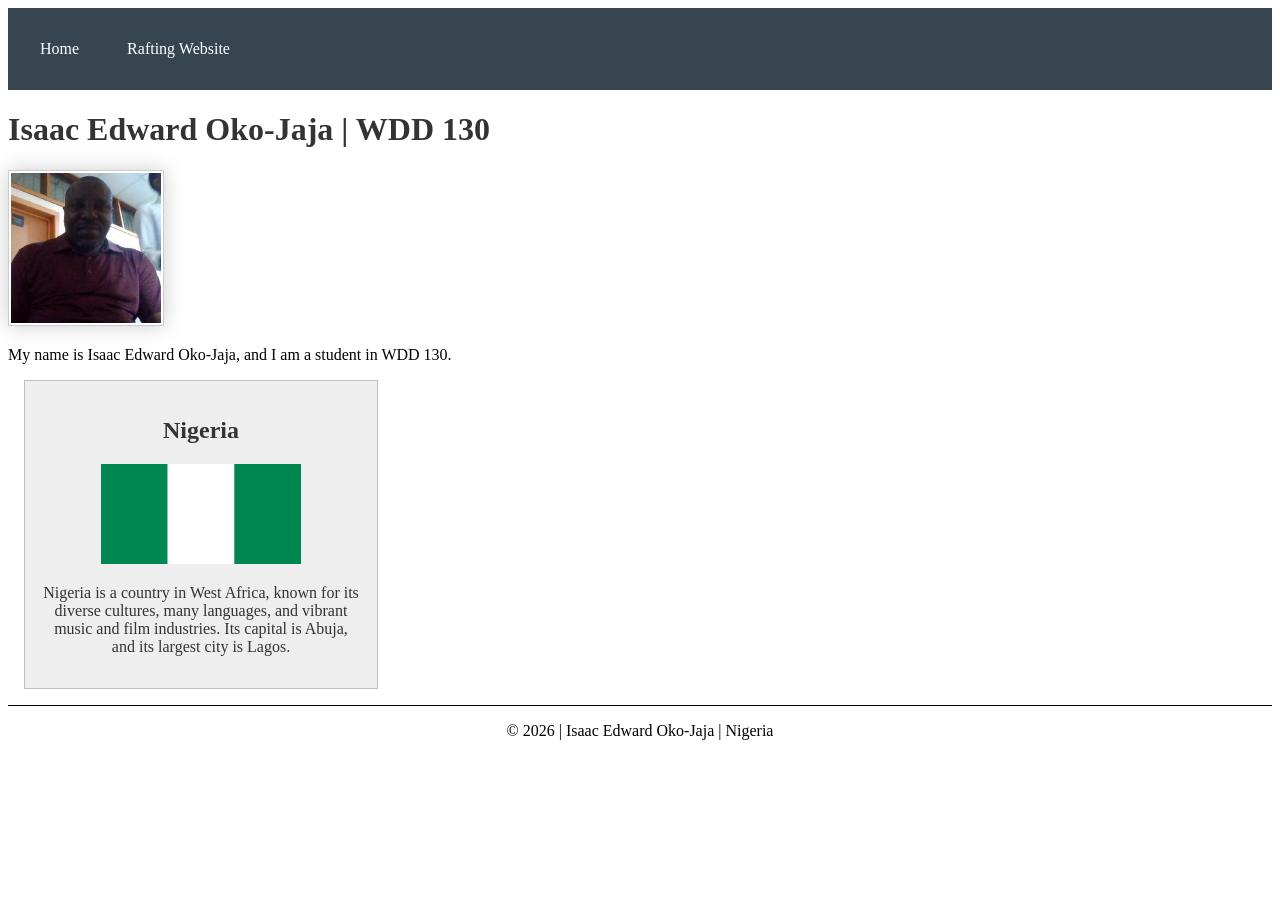
<file: index.html>
<!doctype html>
<html lang="en">
<head>
  <meta charset="utf-8">
  <meta name="viewport" content="width=device-width, initial-scale=1">
  <title>Isaac Edward Oko-Jaja | WDD 130
  </title>
  <meta name="description" content="Isaac Edward Oko-Jaja's WDD 130 home page, introducing me and my web development coursework.">
  <meta name="author" content="Isaac Edward Oko-Jaja">
  <link rel="stylesheet" href="styles/styles.css">
</head>
<body>
  <header>
    <nav>
      <a href="#">Home</a>
      <a href="wwr/">Rafting Website</a>
    </nav>
  </header>
  <main>
    <h1>Isaac Edward Oko-Jaja | WDD 130</h1>
    <img src="images/profile.jpg" alt="Photo of Isaac Edward Oko-Jaja" width="200">
    <p>My name is Isaac Edward Oko-Jaja, and I am a student in WDD 130.</p>
  </main>
  <aside>
    <h2>Nigeria</h2>
    <img src="images/nigeria-flag.svg" alt="Green, white, and green Nigerian flag">
    <p>Nigeria is a country in West Africa, known for its diverse cultures, many languages, and vibrant music and film industries. Its capital is Abuja, and its largest city is Lagos.</p>
  </aside>
  <footer>
    <p>&copy; 2026 | Isaac Edward Oko-Jaja | Nigeria</p>
  </footer>
</body>
</html>
</file>
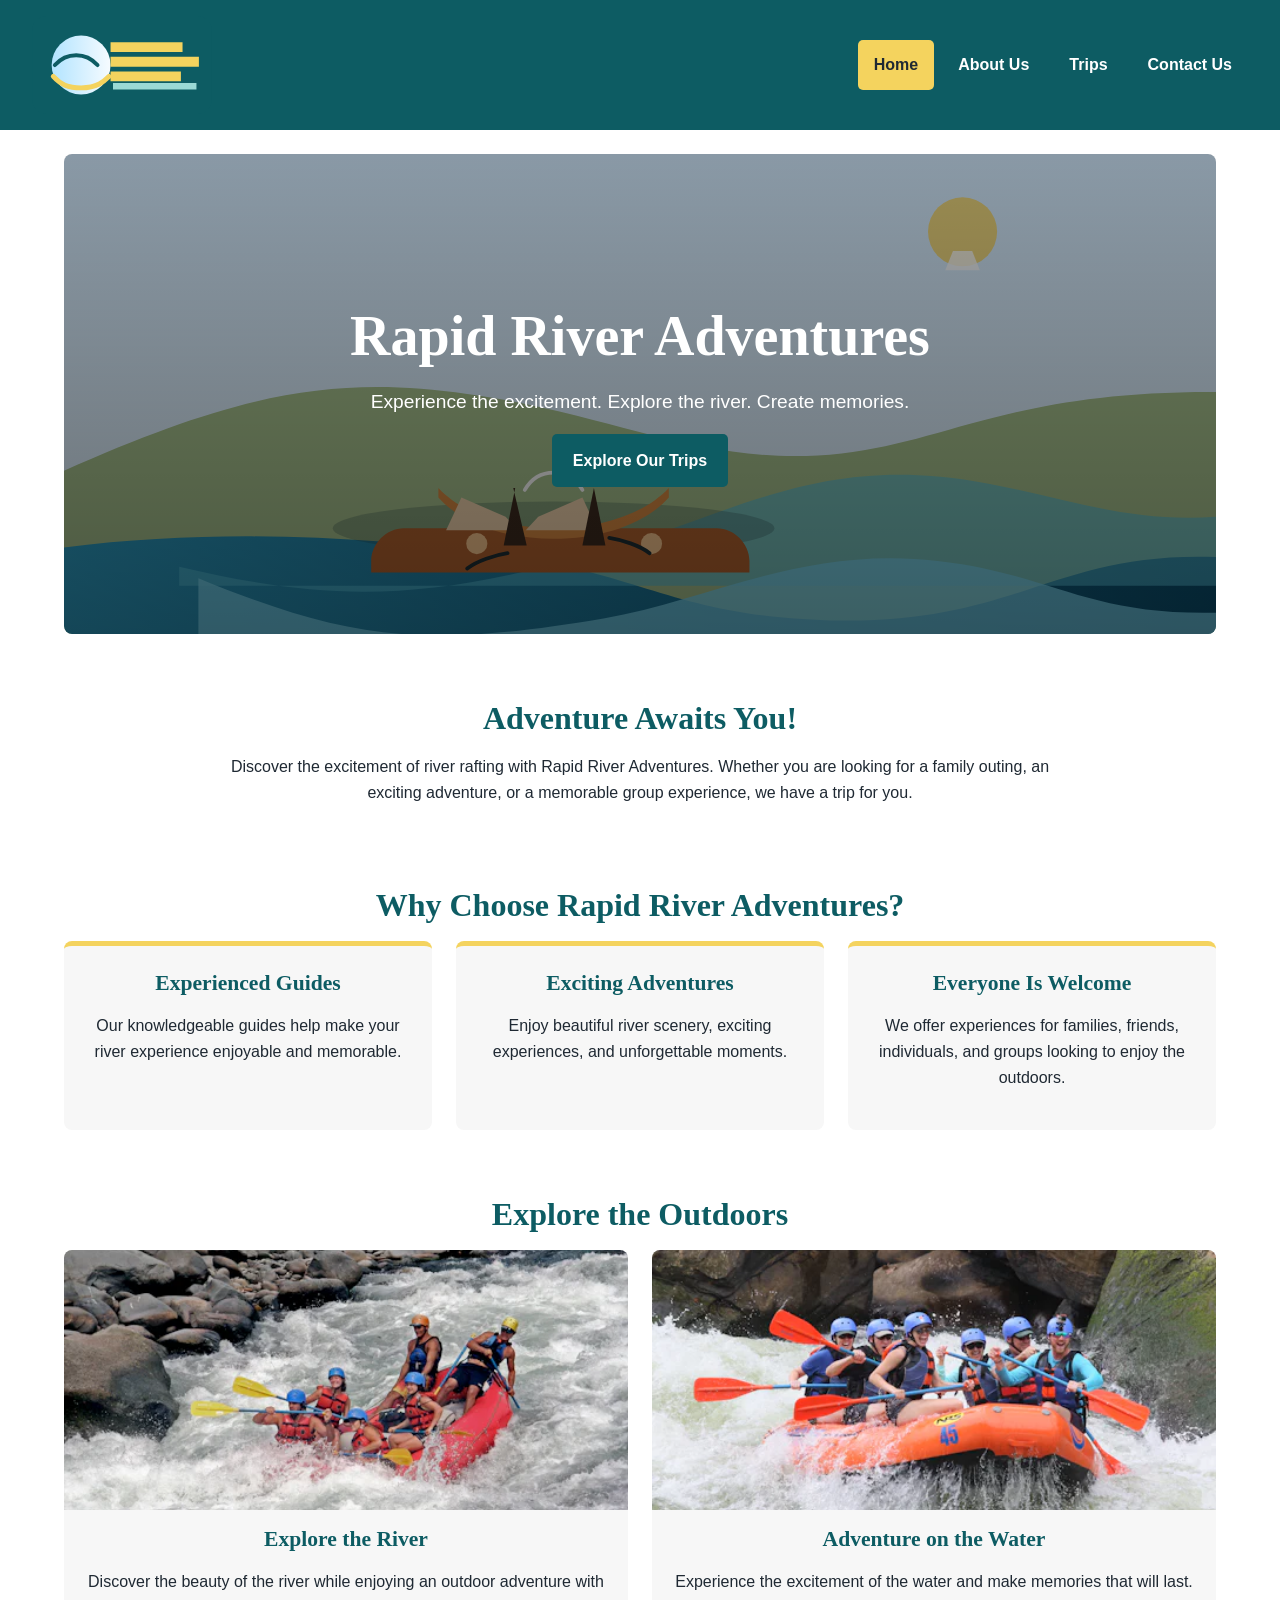
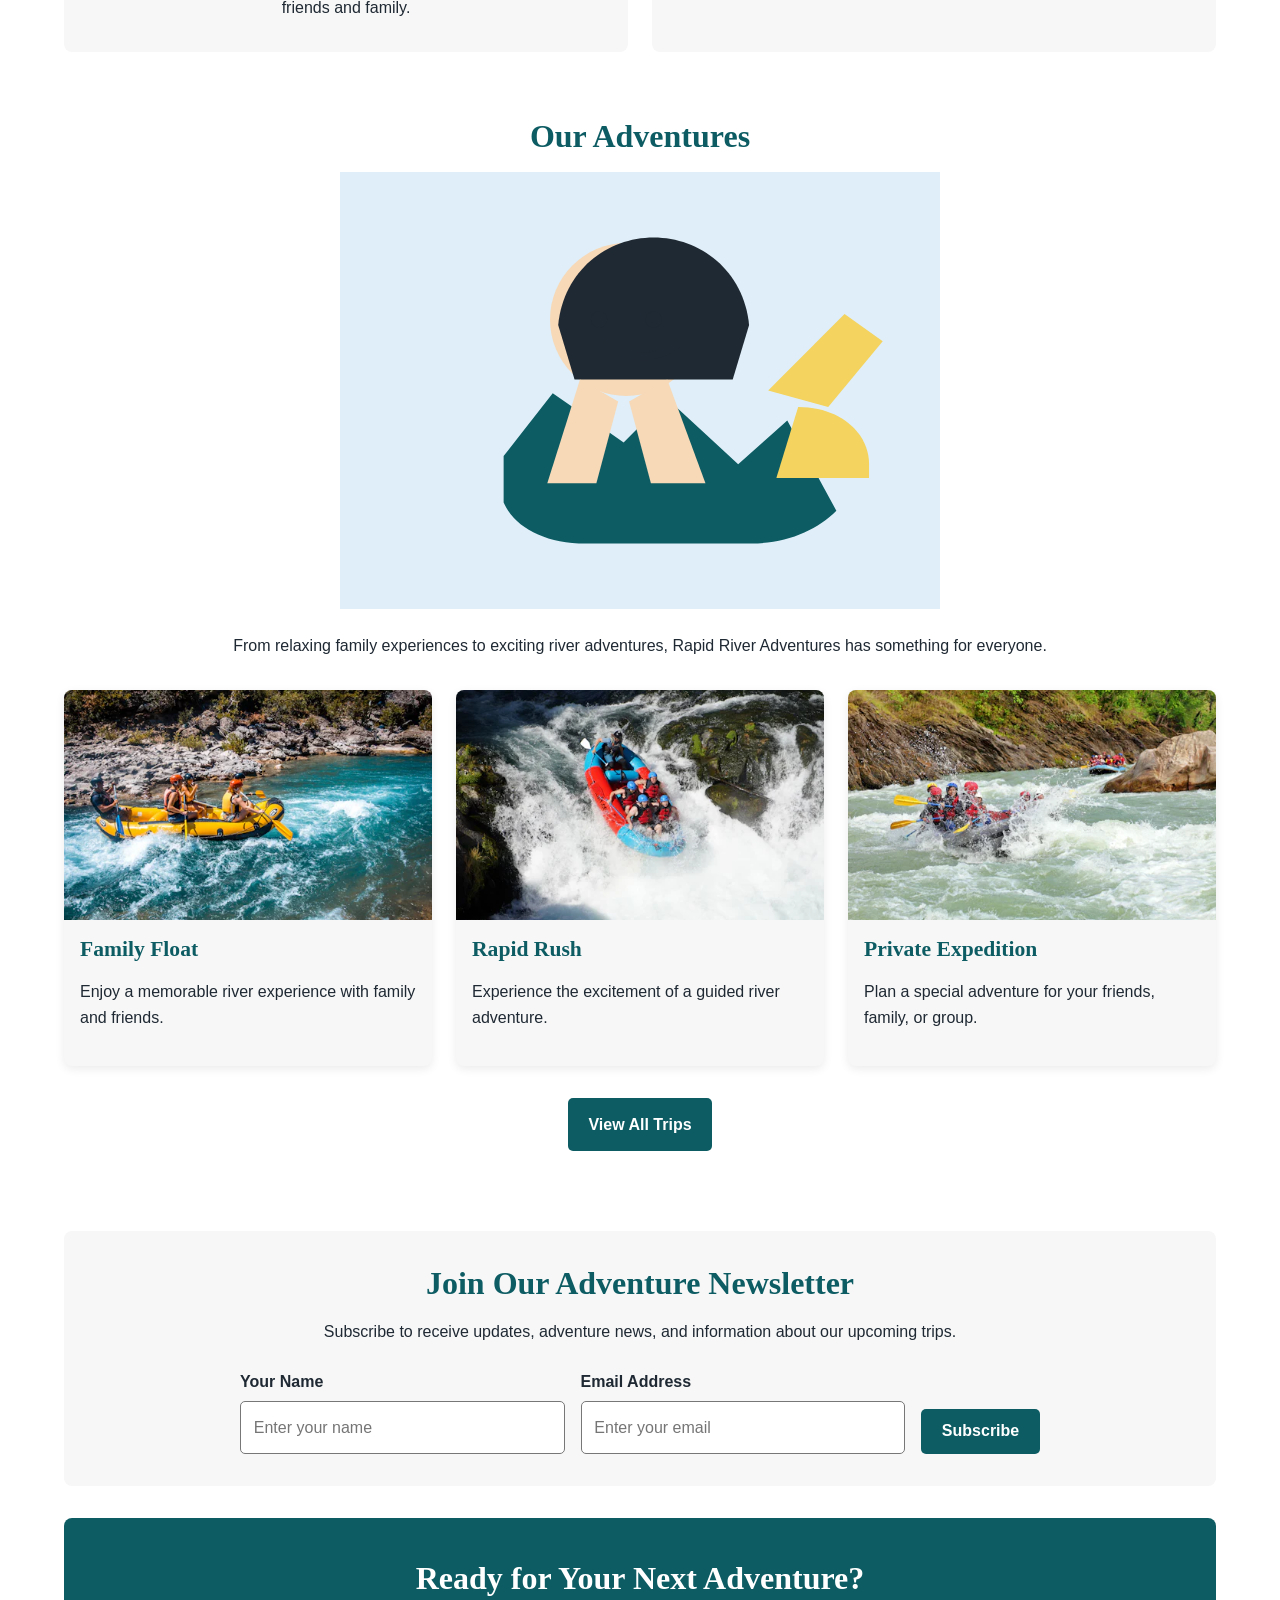
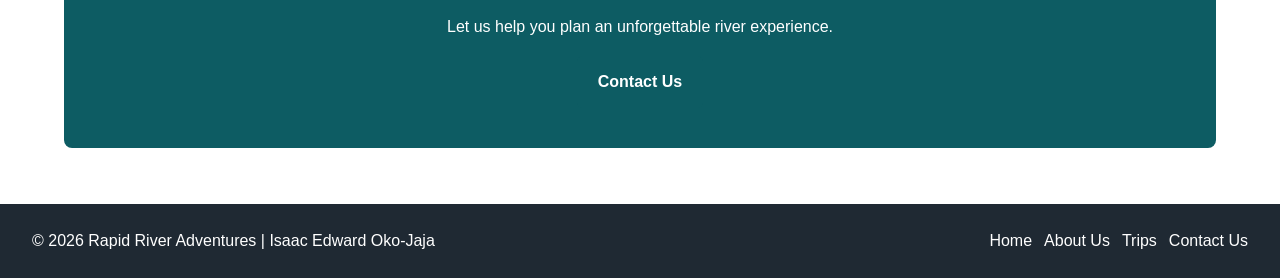
<file: wwr/index.html>
<!DOCTYPE html>
<html lang="en">
  <head>
    <meta charset="utf-8">
    <meta name="viewport" content="width=device-width, initial-scale=1">
    <meta name="description" content="Rapid River Adventures offers exciting river rafting experiences for families, friends, and groups.">
    <meta name="author" content="Isaac Edward Oko-Jaja">
    <title>Rapid River Adventures | Home</title>
    <link rel="stylesheet" href="styles/rafting.css">
  </head>

  <body>
    <header>
      <img src="images/logo.svg" alt="Rapid River Adventures logo" class="logo">
      <nav aria-label="Main navigation">
        <a href="index.html" aria-current="page">Home</a>
        <a href="about.html">About Us</a>
        <a href="trips.html">Trips</a>
        <a href="contact.html">Contact Us</a>
      </nav>
    </header>

    <main>
      <section class="hero">
        <img src="images/hero-rafting.svg" alt="River rafting adventure">
        <div class="hero-content">
          <h1>Rapid River Adventures</h1>
          <p>Experience the excitement. Explore the river. Create memories.</p>
          <a href="trips.html" class="cta-button">Explore Our Trips</a>
        </div>
      </section>

      <section class="home-intro">
        <h2>Adventure Awaits You!</h2>
        <p>
          Discover the excitement of river rafting with Rapid River Adventures.
          Whether you are looking for a family outing, an exciting adventure,
          or a memorable group experience, we have a trip for you.
        </p>
      </section>

      <section class="features">
        <h2>Why Choose Rapid River Adventures?</h2>

        <div class="feature-grid">
          <article class="feature">
            <h3>Experienced Guides</h3>
            <p>
              Our knowledgeable guides help make your river experience enjoyable
              and memorable.
            </p>
          </article>

          <article class="feature">
            <h3>Exciting Adventures</h3>
            <p>
              Enjoy beautiful river scenery, exciting experiences, and
              unforgettable moments.
            </p>
          </article>

          <article class="feature">
            <h3>Everyone Is Welcome</h3>
            <p>
              We offer experiences for families, friends, individuals, and
              groups looking to enjoy the outdoors.
            </p>
          </article>
        </div>
      </section>

      <section class="home-support">
        <h2>Explore the Outdoors</h2>

        <div class="home-support-grid">
          <article class="home-support-card">
            <img
              src="images/adventure-river-run.webp"
              alt="River adventure with participants enjoying the water"
              loading="lazy"
            >
            <h3>Explore the River</h3>
            <p>
              Discover the beauty of the river while enjoying an outdoor
              adventure with friends and family.
            </p>
          </article>

          <article class="home-support-card">
            <img
              src="images/adventure-kayak.webp"
              alt="Kayak on the river during a water adventure"
              loading="lazy"
            >
            <h3>Adventure on the Water</h3>
            <p>
              Experience the excitement of the water and make memories that
              will last.
            </p>
          </article>
        </div>
      </section>

      <section class="trip-overview">
        <h2>Our Adventures</h2>

        <img
          src="images/client-happy.svg"
          alt="Happy adventure customers"
          loading="lazy"
        >

        <p>
          From relaxing family experiences to exciting river adventures,
          Rapid River Adventures has something for everyone.
        </p>

        <div class="trip-grid">
          <article class="trip-card">
            <img
              src="images/adventure-raft.webp"
              alt="Group enjoying a rafting trip"
              loading="lazy"
            >
            <h3>Family Float</h3>
            <p>
              Enjoy a memorable river experience with family and friends.
            </p>
          </article>

          <article class="trip-card">
            <img
              src="images/adventure-rapids.webp"
              alt="Raft moving through exciting river rapids"
              loading="lazy"
            >
            <h3>Rapid Rush</h3>
            <p>
              Experience the excitement of a guided river adventure.
            </p>
          </article>

          <article class="trip-card">
            <img
              src="images/adventure-group.webp"
              alt="Group enjoying an outdoor rafting adventure"
              loading="lazy"
            >
            <h3>Private Expedition</h3>
            <p>
              Plan a special adventure for your friends, family, or group.
            </p>
          </article>
        </div>

        <p>
          <a href="trips.html" class="cta-button">View All Trips</a>
        </p>
      </section>

      <section class="newsletter">
        <h2>Join Our Adventure Newsletter</h2>
        <p>
          Subscribe to receive updates, adventure news, and information about
          our upcoming trips.
        </p>

        <form class="newsletter-form" action="#" method="get">
          <div>
            <label for="newsletter-name">Your Name</label>
            <input
              type="text"
              id="newsletter-name"
              name="name"
              placeholder="Enter your name"
              required
            >
          </div>

          <div>
            <label for="newsletter-email">Email Address</label>
            <input
              type="email"
              id="newsletter-email"
              name="email"
              placeholder="Enter your email"
              required
            >
          </div>

          <button type="submit">Subscribe</button>
        </form>
      </section>

      <section class="home-cta">
        <h2>Ready for Your Next Adventure?</h2>
        <p>Let us help you plan an unforgettable river experience.</p>
        <a href="contact.html" class="cta-button">Contact Us</a>
      </section>
    </main>

    <footer>
      <p>&copy; 2026 Rapid River Adventures | Isaac Edward Oko-Jaja</p>

      <nav aria-label="Footer navigation">
        <a href="index.html">Home</a>
        <a href="about.html">About Us</a>
        <a href="trips.html">Trips</a>
        <a href="contact.html">Contact Us</a>
      </nav>
    </footer>
  </body>
</html>
</file>
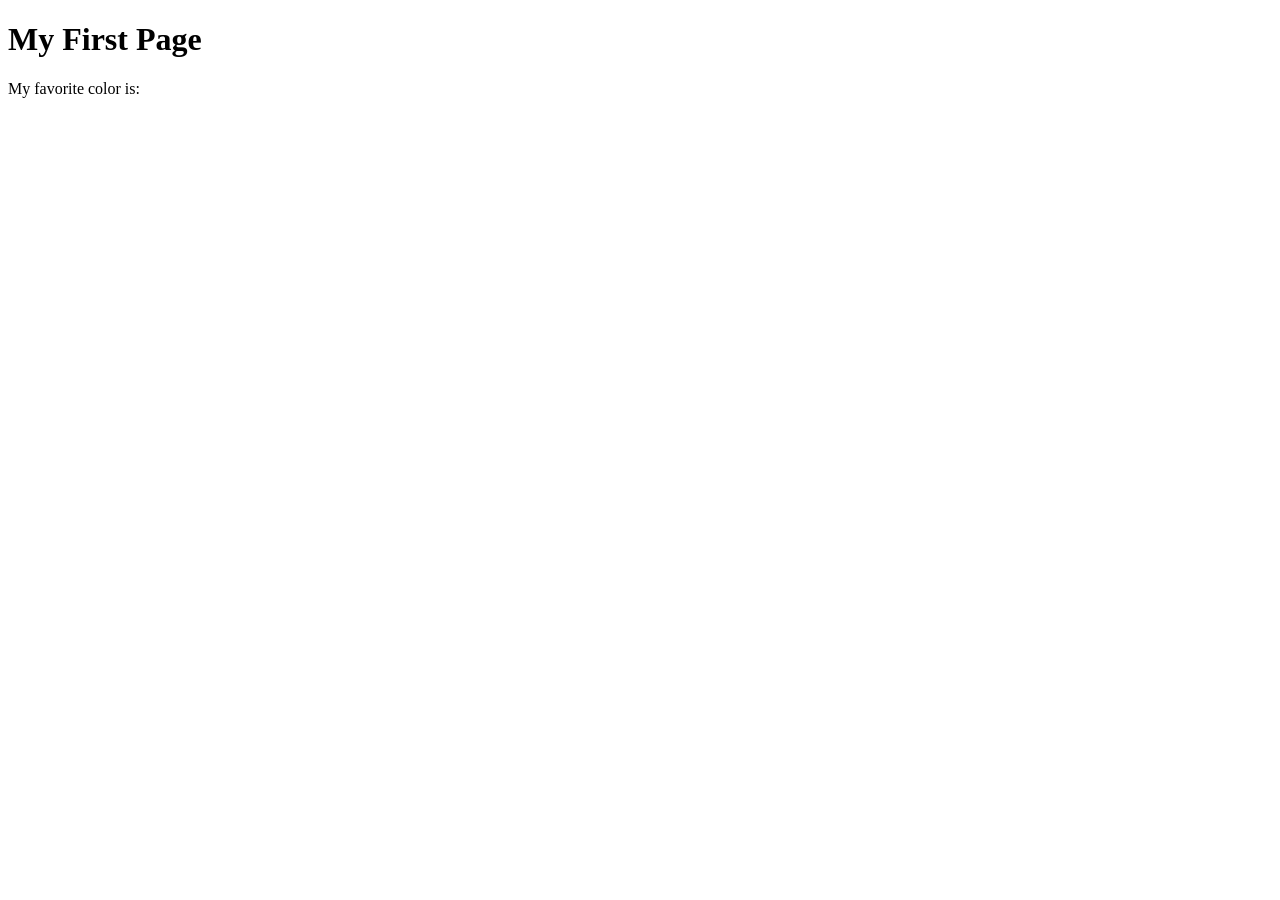
<file: week01/first-page.html>
<!DOCTYPE html>
<html lang="en">

<head>
    <meta charset="UTF-8">
    <meta name="viewport" content="width=device-width, initial-scale=1.0">
    <title>My First Page</title>
</head>

<body>
    <h1>My First Page</h1>
    <p>My favorite color is: </p>
</body>

</html>
</file>
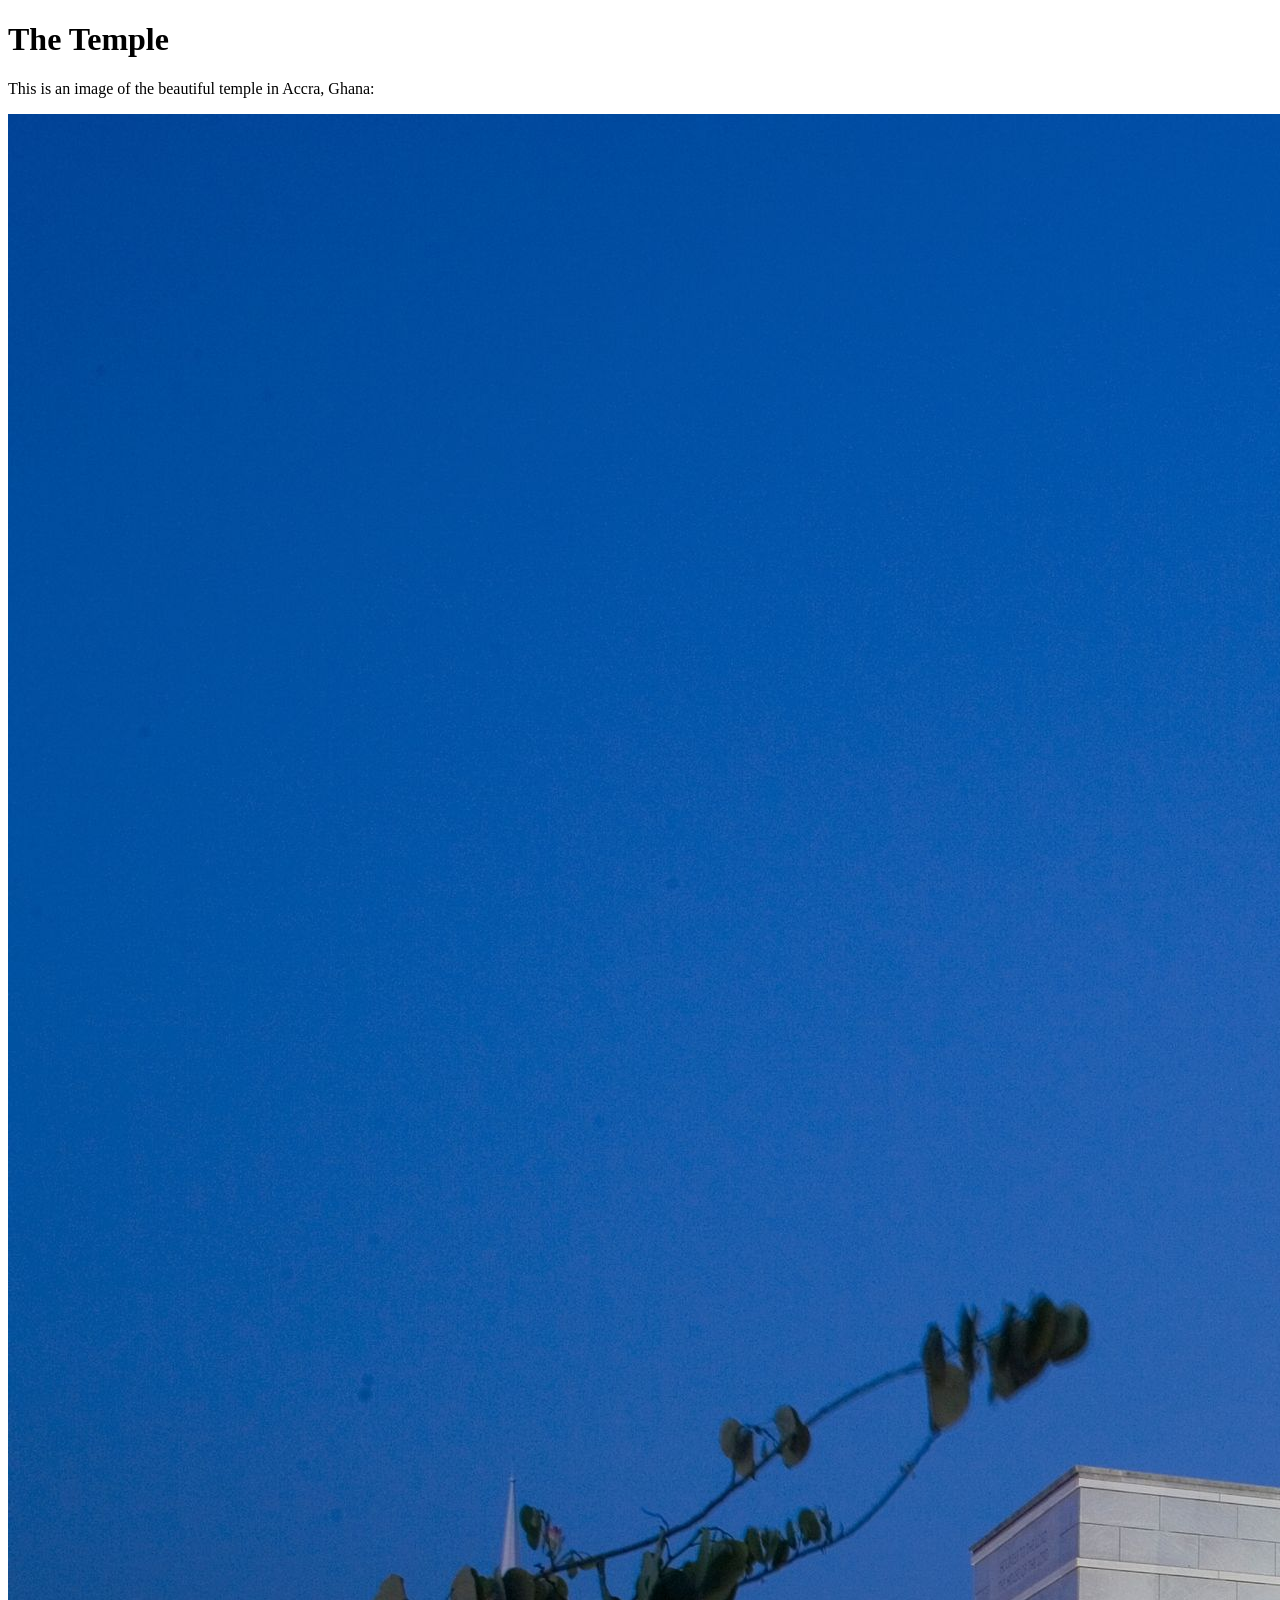
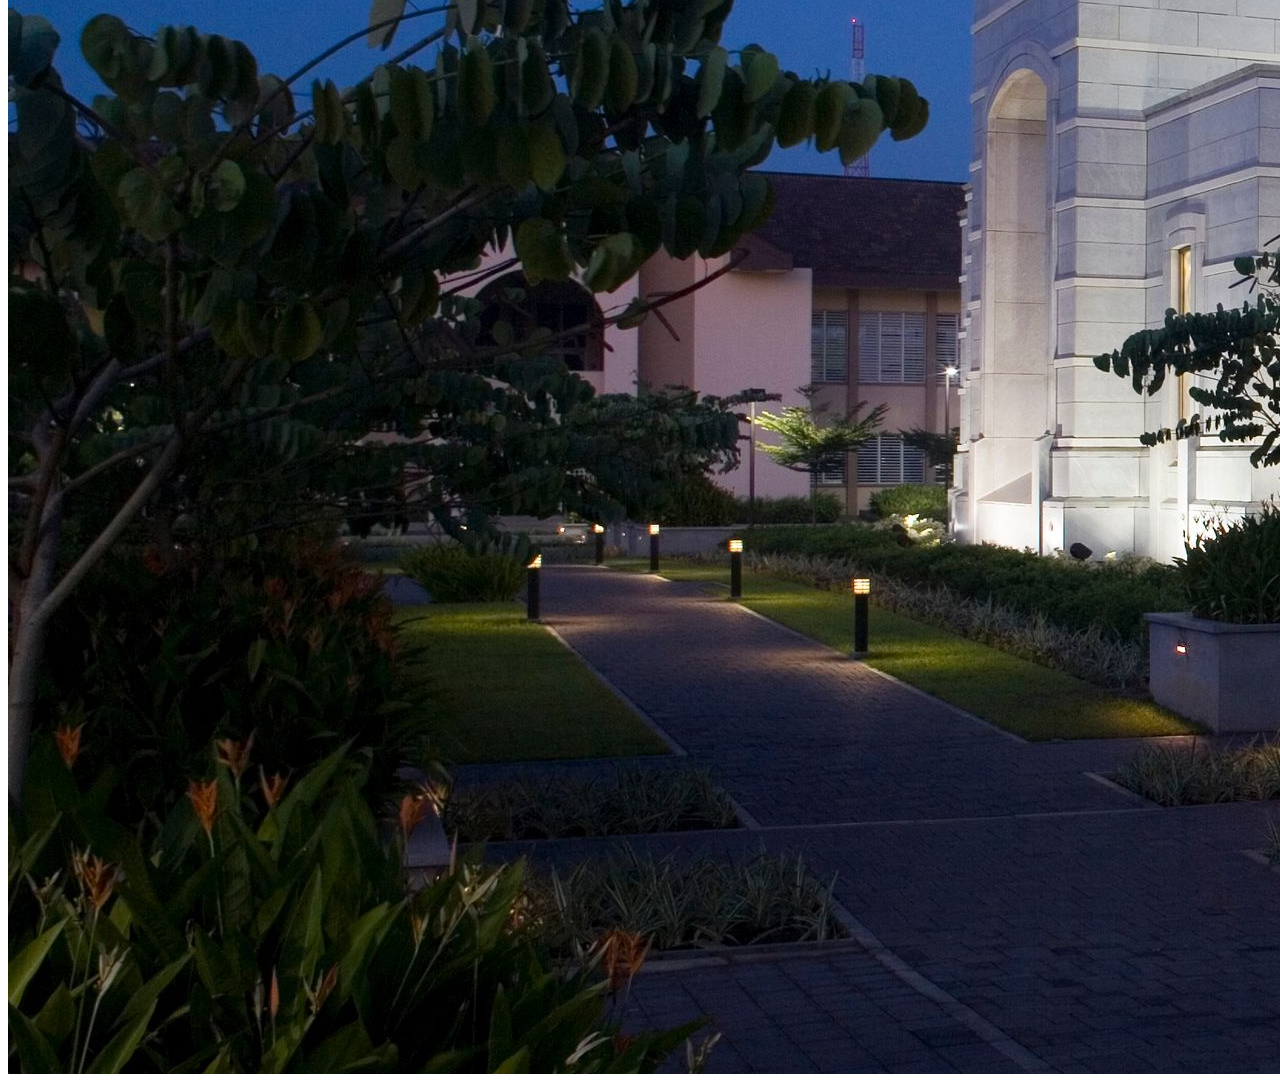
<file: week01/images.html>
<!DOCTYPE html>
<html lang="en">

<head>
    <meta charset="UTF-8">
    <meta name="viewport" content="width=device-width, initial-scale=1.0">
    <title>Temple Image</title>
</head>

<body>
    <h1>The Temple</h1>
    <p>This is an image of the beautiful temple in Accra, Ghana:</p>
    <img src="images/temple-large.jpeg" alt="The Accra Ghana Temple">

</body>

</html>
</file>
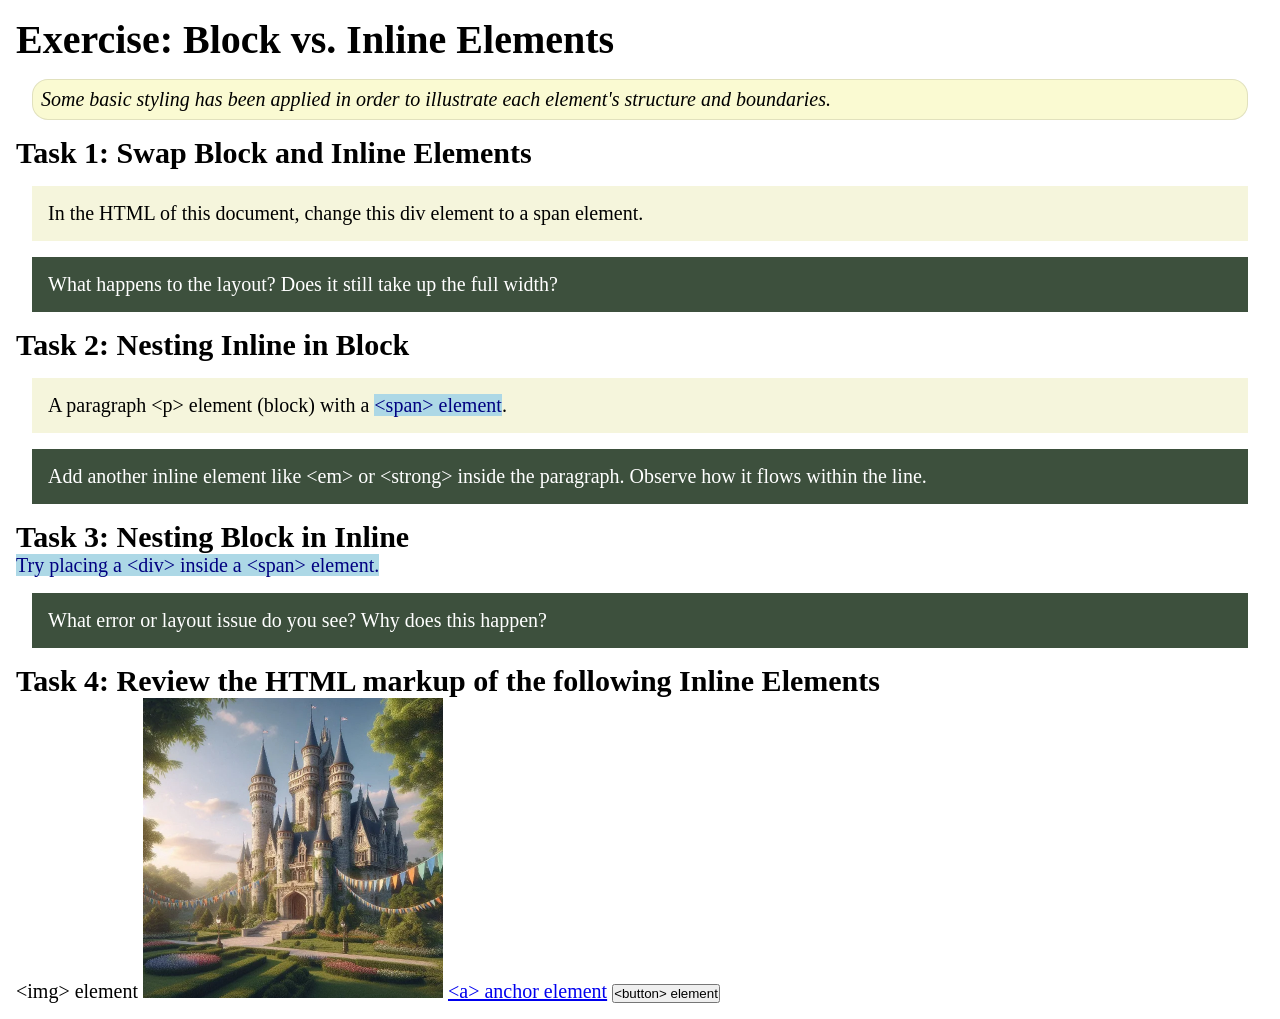
<file: week02/block-vs-inline.html>
<!DOCTYPE html>
<html lang="en">

<head>
    <meta charset="UTF-8">
    <meta name="viewport" content="width=device-width, initial-scale=1.0">
    <title>Exercise: Block vs. Inline Elements</title>
    <link rel="stylesheet" href="styles/block-vs-inline.css">
</head>

<body>
    <main>
        <h1>Exercise: Block vs. Inline Elements</h1>
        <p class="note">Some basic styling has been applied in order to illustrate each element's structure and boundaries.</p>

        <h2>Task 1: Swap Block and Inline Elements</h2>
        <div>In the HTML of this document, change this div element to a span element.</div>

        <p class="question">What happens to the layout? Does it still take up the full width?</p>

        <h2>Task 2: Nesting Inline in Block</h2>
        <p>A paragraph &lt;p&gt; element (block) with a <span>&lt;span&gt; element</span>.</p>
        <p class="question">Add another inline element like &lt;em&gt; or &lt;strong&gt; inside the paragraph. Observe how it flows within the line.</p>

        <h2>Task 3: Nesting Block in Inline</h2>
        <span>Try placing a &lt;div&gt; inside a &lt;span&gt; element.</span>
        <p class="question">What error or layout issue do you see? Why does this happen?</p>

        <h2>Task 4: Review the HTML markup of the following Inline Elements</h2>
        &lt;img&gt; element
        <img src="images/castle.webp" alt="placeholder image (images are inline)" width="300" height="300">
        <a href="https://churchofjesuschrist.org">&lt;a&gt; anchor element</a>
        <button type="button">&lt;button&gt; element</button>
    </main>
</body>

</html>
</file>
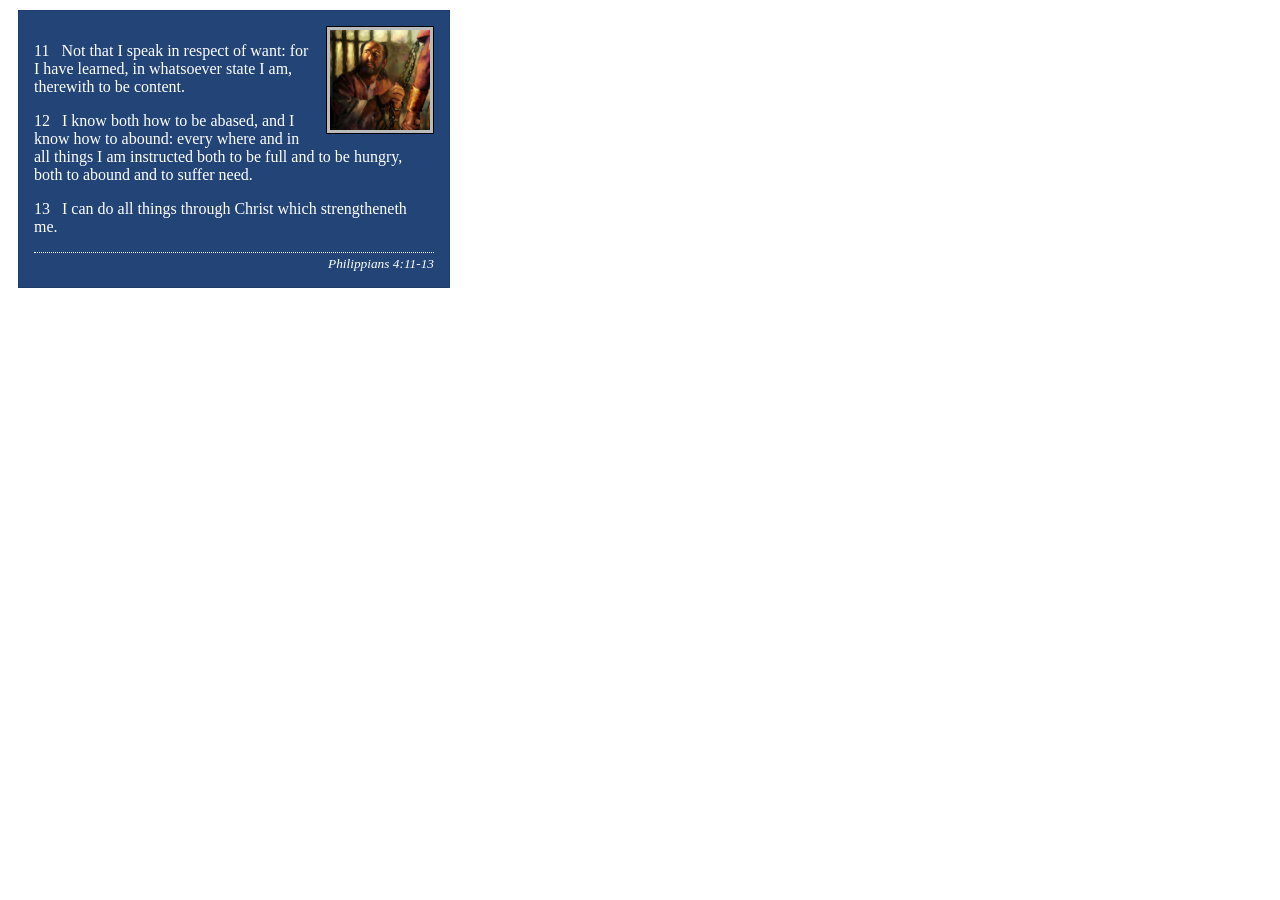
<file: week02/box-model-solution.html>
<!DOCTYPE html>
<html lang="en">

<head>
    <meta charset="UTF-8">
    <meta name="viewport" content="width=device-width, initial-scale=1.0">
    <title>Box Model Activity</title>
    <link rel="stylesheet" href="styles/box-model-solution.css">
</head>

<body>
    <main>
        <div class="callout">
            <img src="images/apostle-paul-imprisoned.webp" alt="Paul the Apostle - Imprisoned in Rome" width="200" height="200">
            <blockquote>
                <p>11 &nbsp; Not that I speak in respect of want: for I have learned, in whatsoever state I am, therewith to be content.</p>
                <p>12 &nbsp; I know both how to be abased, and I know how to abound: every where and in all things I am instructed both to be full and to be hungry, both to abound and to suffer need.</p>
                <p>13 &nbsp; I can do all things through Christ which strengtheneth me.</p>
            </blockquote>
            <cite>Philippians 4:11-13</cite>
        </div>
    </main>
</body>

</html>
</file>
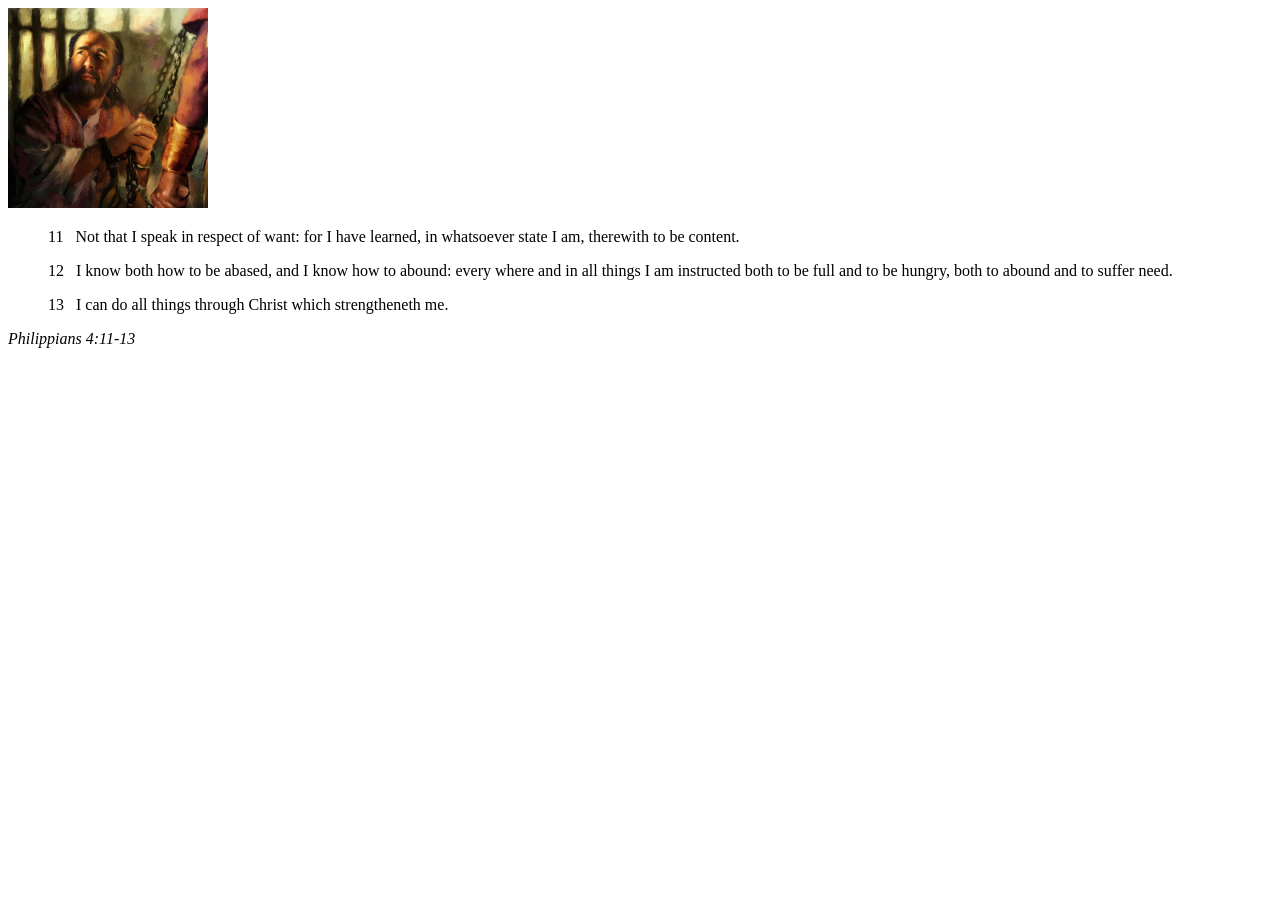
<file: week02/box-model.html>
<!DOCTYPE html>
<html lang="en">

<head>
    <meta charset="UTF-8">
    <meta name="viewport" content="width=device-width, initial-scale=1.0">
    <title>Box Model Activity</title>
</head>

<body>
    <main>
        <div class="callout">
            <img src="images/apostle-paul-imprisoned.webp" alt="Paul the Apostle - Imprisoned in Rome" width="200" height="200">
            <blockquote>
                <p>11 &nbsp; Not that I speak in respect of want: for I have learned, in whatsoever state I am, therewith to be content.</p>
                <p>12 &nbsp; I know both how to be abased, and I know how to abound: every where and in all things I am instructed both to be full and to be hungry, both to abound and to suffer need.</p>
                <p>13 &nbsp; I can do all things through Christ which strengtheneth me.</p>
            </blockquote>
            <cite>Philippians 4:11-13</cite>
        </div>
    </main>
</body>

</html>
</file>
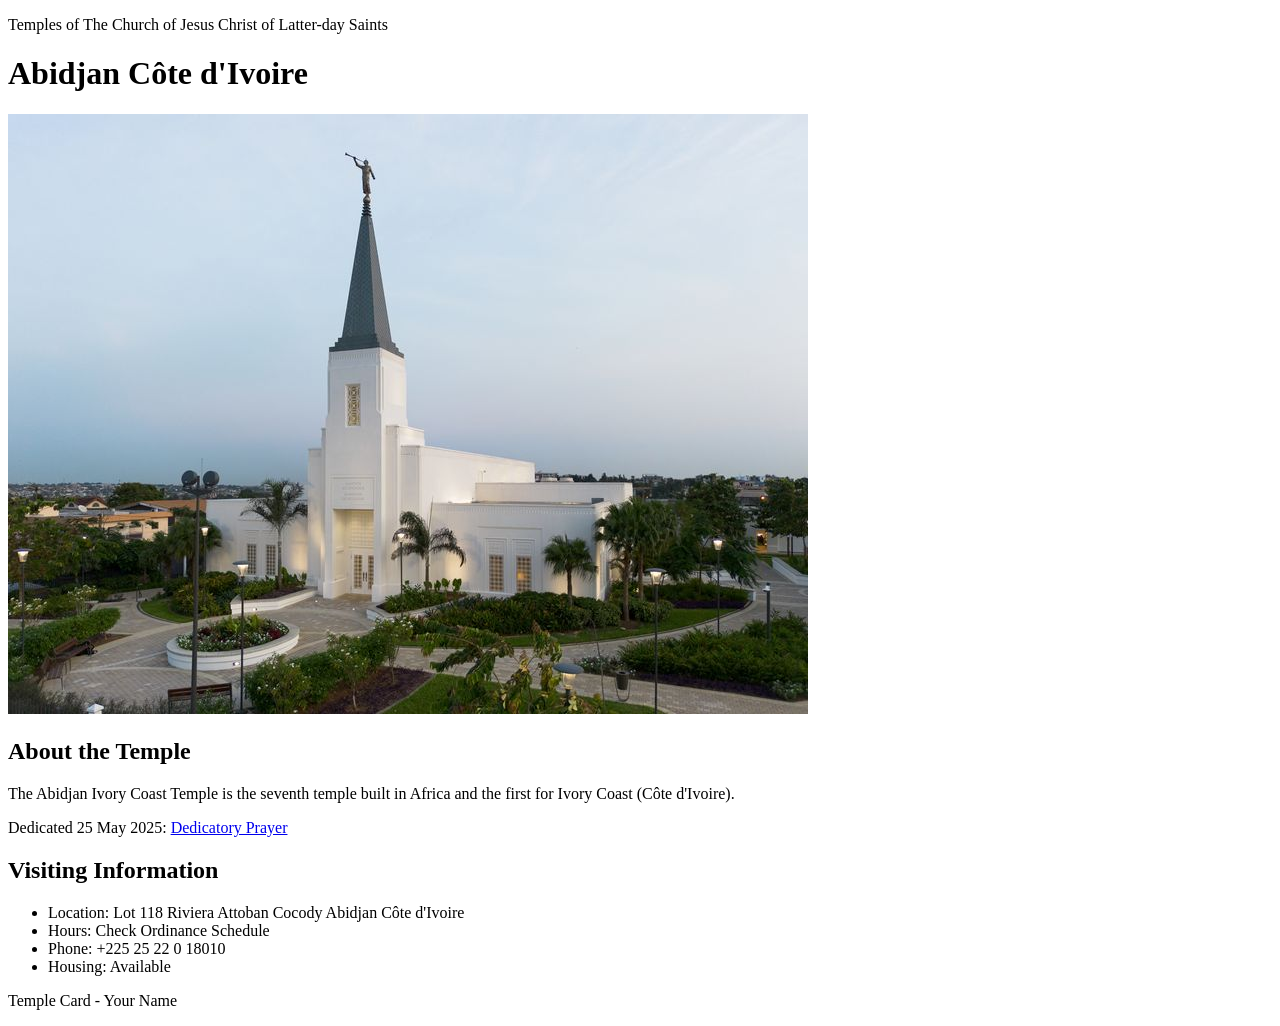
<file: week02/temple.html>
<!DOCTYPE html>
<html lang="en">

<head>
    <meta charset="UTF-8">
    <meta name="viewport" content="width=device-width, initial-scale=1.0">
    <title>Temple Card - Abidjan Côte d'Ivoire</title>
</head>

<body>
    <header>
        <p>Temples of The Church of Jesus Christ of Latter-day Saints</p>
    </header>
    <main>
        <h1>Abidjan Côte d'Ivoire</h1>
        <picture>
            <img src="images/abidjan-ivory-coast.jpeg" alt="Abidjan Côte d'Ivoire Temple">
        </picture>
        <section>
            <h2>About the Temple</h2>
            <p>The Abidjan Ivory Coast Temple is the seventh temple built in Africa and the first for Ivory Coast (Côte d'Ivoire).</p>
            <p>Dedicated 25 May 2025: <a href="https://www.churchofjesuschrist.org/temples/dedicatory-prayer/abidjan-ivory-coast-temple/2025-05-25?lang=eng" target="_blank" rel="noopener noreferrer">Dedicatory Prayer</a></p>
        </section>
        <section>
            <h2>Visiting Information</h2>
            <ul>
                <li>Location: Lot 118 Riviera Attoban Cocody Abidjan Côte d'Ivoire</li>
                <li>Hours: Check Ordinance Schedule</li>
                <li>Phone: +225 25 22 0 18010</li>
                <li>Housing: Available</li>
            </ul>
        </section>
    </main>
    <footer>
        <p>Temple Card - Your Name</p>
    </footer>
</body>

</html>
</file>
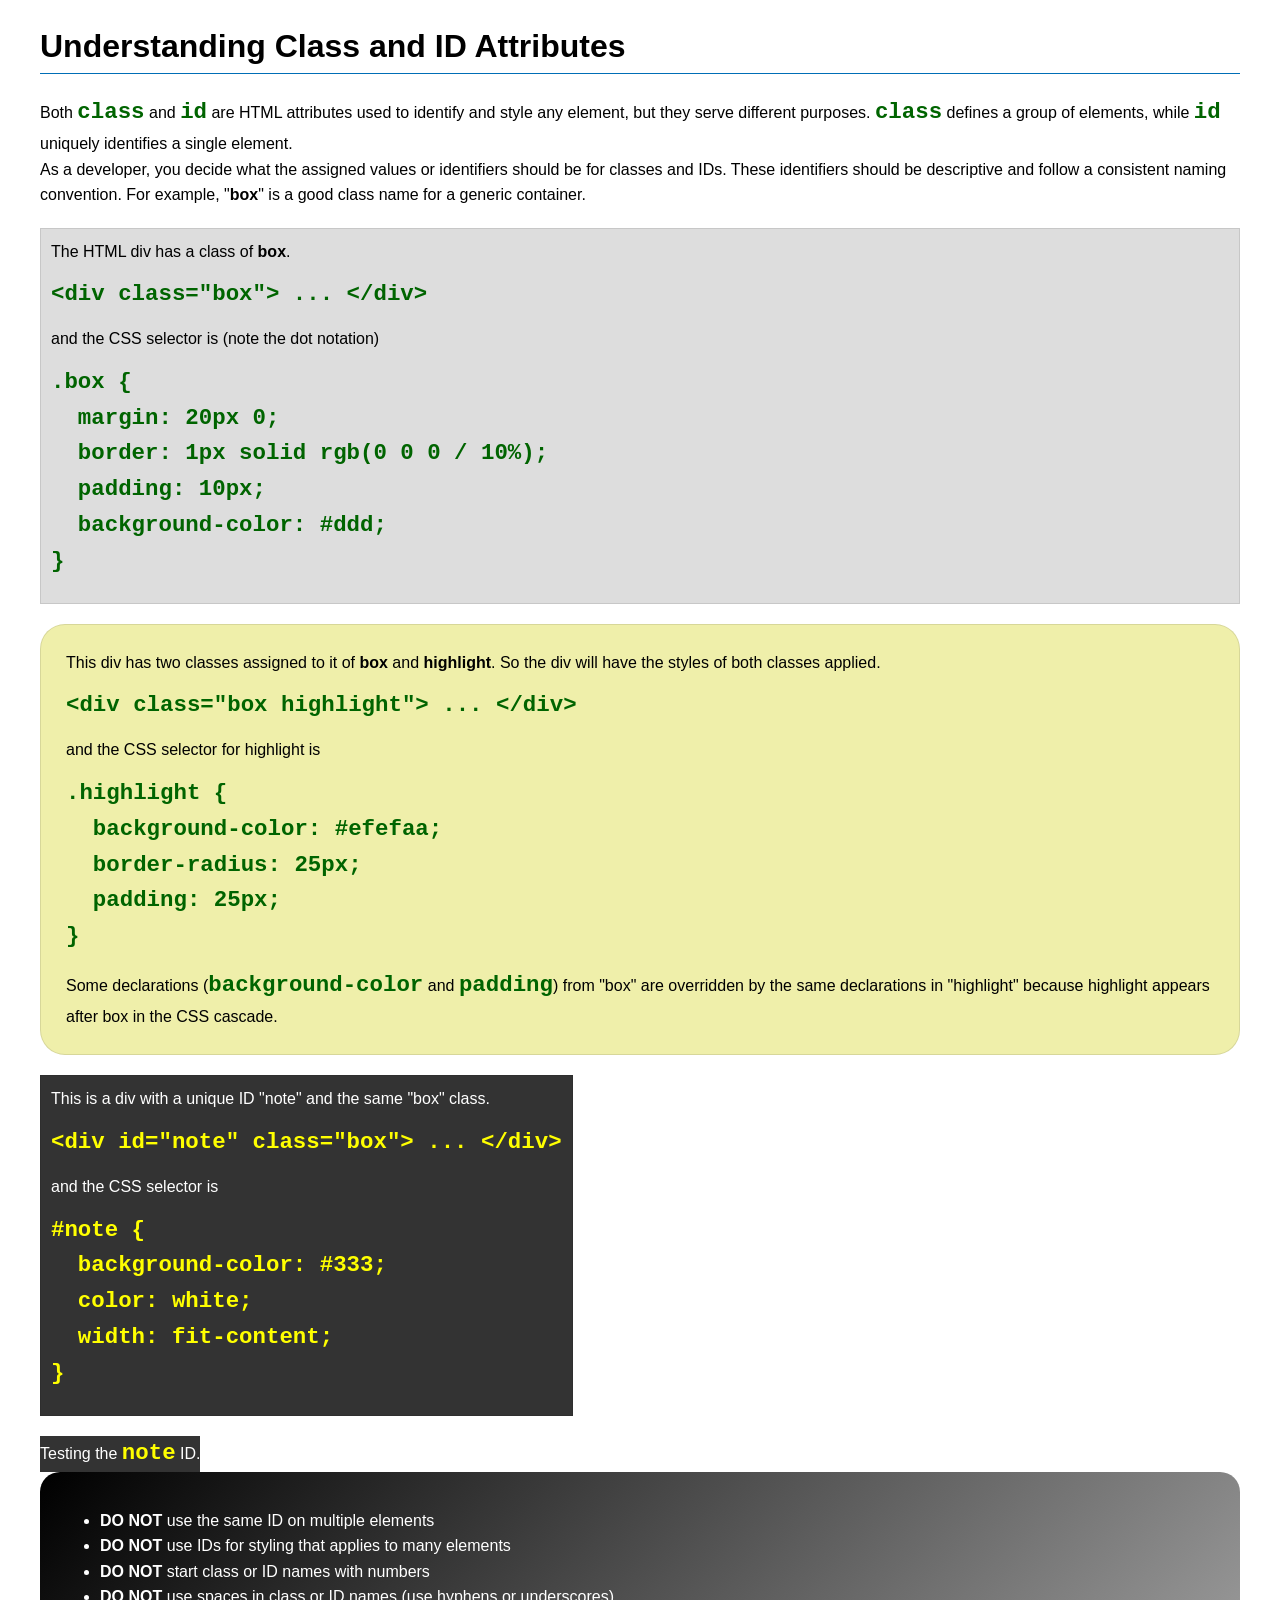
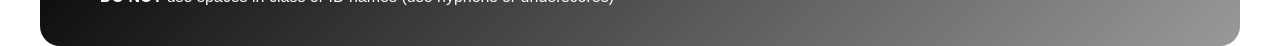
<file: week03/class-and-id.html>
<!DOCTYPE html>
<html lang="en">

<head>
    <meta charset="UTF-8">
    <meta name="viewport" content="width=device-width, initial-scale=1.0">
    <title>Class vs ID Attributes</title>
    <link rel="stylesheet" href="styles/class-and-id.css">
</head>

<body>
    <h1>Understanding Class and ID Attributes</h1>
    <p>Both <code>class</code> and <code>id</code> are HTML attributes used to identify and style any element, but they serve different purposes. <code>class</code> defines a group of elements, while <code>id</code> uniquely identifies a single element.</p>
    <p>As a developer, you decide what the assigned values or identifiers should be for classes and IDs. These identifiers should be descriptive and follow a consistent naming convention. For example, "<strong>box</strong>" is a good class name for a generic container.</p>
    <div class="box">
        <p>The HTML div has a class of <strong>box</strong>.</p>
        <pre><code class="html">&lt;div class="box"&gt; ... &lt;/div&gt;</code></pre>
        and the CSS selector is (note the dot notation)
        <pre><code class="css">.box {
  margin: 20px 0;
  border: 1px solid rgb(0 0 0 / 10%);
  padding: 10px;
  background-color: #ddd; 
}</code></pre>
    </div>

    <div class="box highlight">
        <p>This div has two classes assigned to it of <strong>box</strong> and <strong>highlight</strong>. So the div will have the styles of both classes applied.</p>
        <pre><code class="html">&lt;div class="box highlight"&gt; ... &lt;/div&gt;</code></pre>
        and the CSS selector for highlight is
        <pre><code class="css">.highlight {
  background-color: #efefaa;
  border-radius: 25px;
  padding: 25px;
}</code></pre>
        <p>Some declarations (<code>background-color</code> and <code>padding</code>) from "box" are overridden by the same declarations in "highlight" because highlight appears after box in the CSS cascade.</p>
    </div>

    <div id="note" class="box">
        <p>This is a div with a unique ID "note" and the same "box" class.</p>
        <pre><code class="html">&lt;div id="note" class="box"&gt; ... &lt;/div&gt;</code></pre>
        and the CSS selector is
        <pre><code class="css">#note {
  background-color: #333;
  color: white;
  width: fit-content;
}</code></pre>
    </div>

    <div id="note">
        <p>Testing the <code>note</code> ID.</p>
    </div>

    <section id="best-practice">
        <ul>
            <li><strong>DO NOT</strong> use the same ID on multiple elements</li>
            <li><strong>DO NOT</strong> use IDs for styling that applies to many elements</li>
            <li><strong>DO NOT</strong> start class or ID names with numbers</li>
            <li><strong>DO NOT</strong> use spaces in class or ID names (use hyphens or underscores)</li>
        </ul>
    </section>

</body>

</html>
</file>
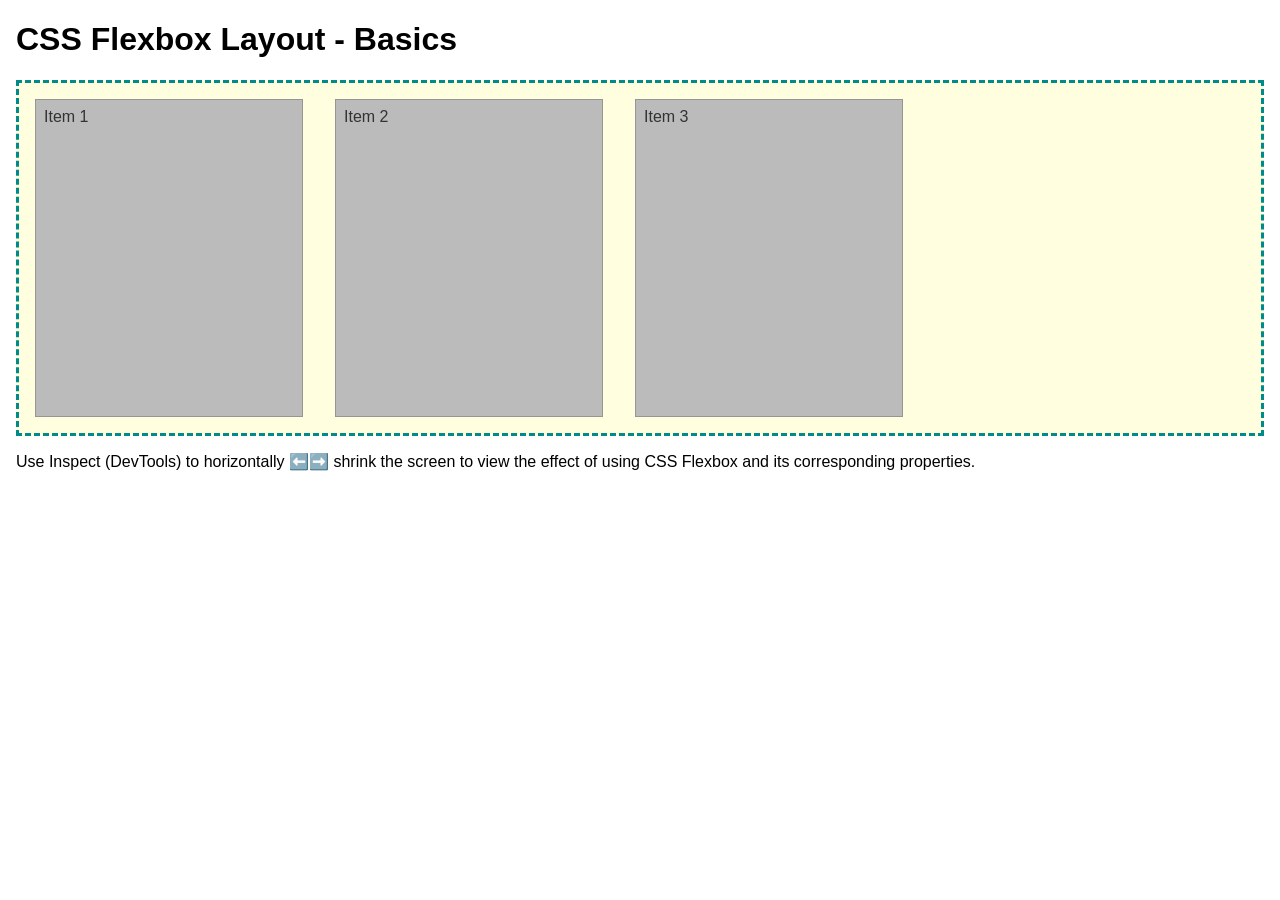
<file: week04/flexbox-layout.html>
<!DOCTYPE html>
<html lang="en">

<head>
    <meta charset="UTF-8">
    <meta name="viewport" content="width=device-width, initial-scale=1.0">
    <title>CSS Flexbox Layout - Basics</title>
    <link rel="stylesheet" href="styles/flexbox.css">
</head>

<body>
    <main>
        <h1>CSS Flexbox Layout - Basics</h1>
        <div class="flex-container">
            <div class="flex-item item1">Item 1</div>
            <div class="flex-item item2">Item 2</div>
            <div class="flex-item item3">Item 3</div>
        </div>
        <p>Use Inspect (DevTools) to horizontally ⬅️➡️ shrink the screen to view the effect of using CSS Flexbox and its corresponding properties.</p>
    </main>
</body>

</html>
</file>
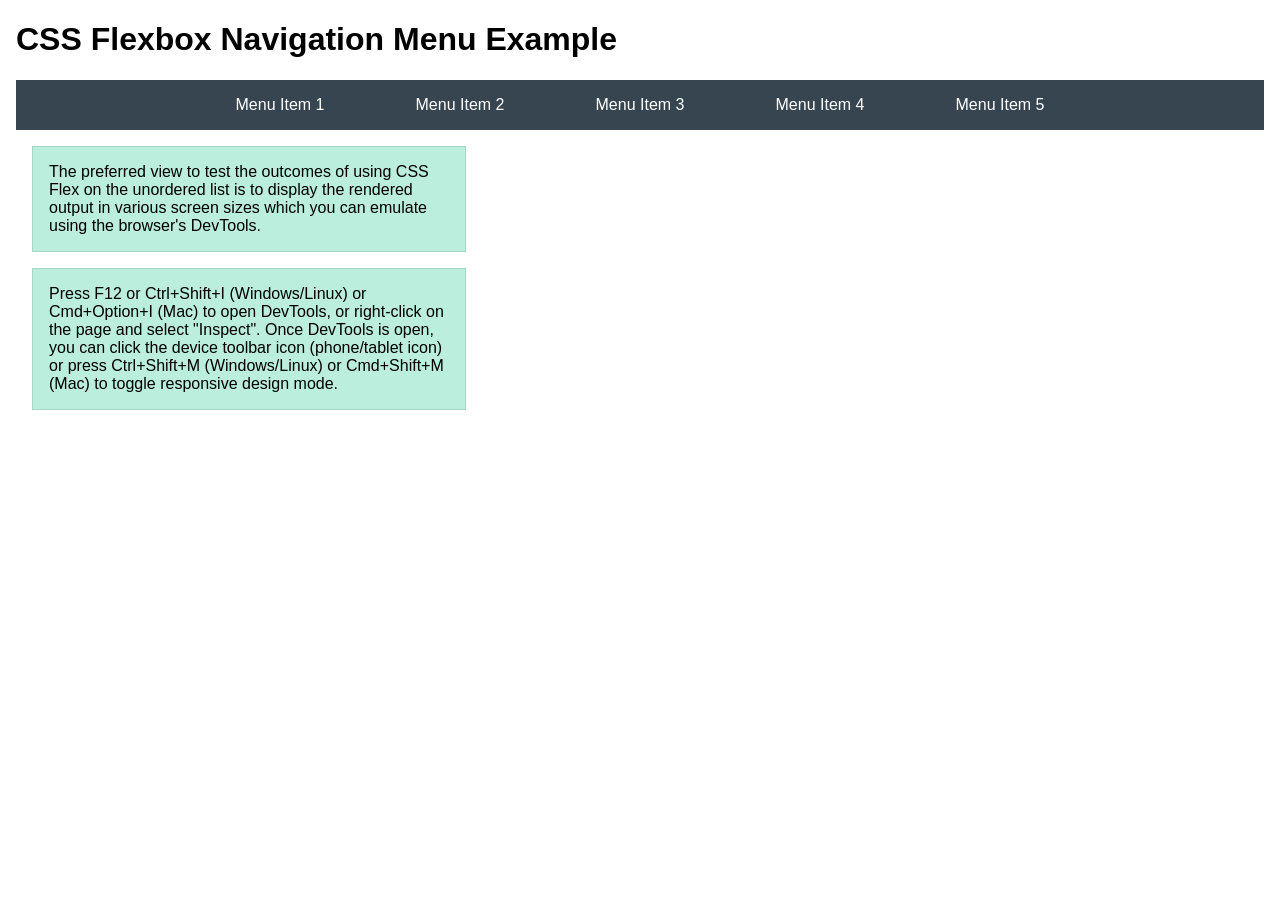
<file: week04/flexbox-menu.html>
<!DOCTYPE html>
<html lang="en">

<head>
    <meta charset="UTF-8">
    <meta name="viewport" content="width=device-width, initial-scale=1.0">
    <title>CSS Flexbox - Navigation Menu</title>
    <link rel="stylesheet" href="styles/flexbox-menu.css">
</head>

<body>
    <main>
        <h1>CSS Flexbox Navigation Menu Example</h1>
        <nav>
            <ul>
                <li><a href="#">Menu Item 1</a></li>
                <li><a href="#">Menu Item 2</a></li>
                <li><a href="#">Menu Item 3</a></li>
                <li><a href="#">Menu Item 4</a></li>
                <li><a href="#">Menu Item 5</a></li>
            </ul>
        </nav>
        <p>The preferred view to test the outcomes of using CSS Flex on the unordered list is to display the rendered output in various screen sizes which you can emulate using the browser's DevTools.</p>

        <p>Press F12 or Ctrl+Shift+I (Windows/Linux) or Cmd+Option+I (Mac) to open DevTools, or right-click on the page and select "Inspect". Once DevTools is open, you can click the device toolbar icon (phone/tablet icon) or press Ctrl+Shift+M (Windows/Linux) or Cmd+Shift+M (Mac) to toggle responsive design mode.</p>
    </main>
</body>

</html>
</file>
<file: styles/styles.css>
nav {
  display: flex;
  gap: 1rem;
  align-items: center;
  background-color: #36454f;
  padding: 1rem;
}

nav a {
  display: block;
  color: #fff;
  padding: 1rem;
  text-decoration: none;
}

main {
  max-width: 840px;
}

img {
  max-width: 100%;
  height: auto;
}

main img {
  width: 150px;
  height: auto;
  border: 1px solid rgb(0 0 0 / 0.2);
  padding: 2px;
  box-shadow: 0 0 20px rgb(0 0 0 / 0.2);
}

h1 {
  color: #333;
}

aside {
  width: 20rem;
  margin: 1rem;
  border: 1px solid rgb(0 0 0 / 0.2);
  padding: 1rem;
  background-color: #eee;
  color: #333;
  text-align: center;
}

aside img {
  width: 200px;
  height: auto;
}

p {
  padding: 0;
}

footer {
  margin-top: 15px;
  border-top: 1px solid #000;
  text-align: center;
}
</file>
<file: wwr/styles/rafting.css>
/* =========================================
   RAPID RIVER ADVENTURES
   Complete reconstructed stylesheet
   ========================================= */

/* 1. COLORS AND FONTS */
:root {
  --primary-color: #0d5c63;
  --secondary-color: #f4d35e;
  --accent1-color: #1f2933;
  --accent2-color: #f7f7f7;

  --heading-font: "Georgia", "Times New Roman", serif;
  --body-font: Arial, Helvetica, sans-serif;
}

/* 2. GENERAL RESET AND PAGE SETTINGS */
* {
  margin: 0;
  padding: 0;
  box-sizing: border-box;
}

body {
  font-family: var(--body-font);
  color: var(--accent1-color);
  background-color: #ffffff;
  line-height: 1.6;
}

img {
  max-width: 100%;
  height: auto;
  display: block;
}

h1,
h2,
h3 {
  font-family: var(--heading-font);
  color: var(--primary-color);
  line-height: 1.25;
  margin-bottom: 1rem;
}

h1 {
  font-size: 2.5rem;
}

h2 {
  font-size: 2rem;
}

h3 {
  font-size: 1.35rem;
}

p {
  margin-bottom: 1rem;
}

a {
  color: var(--primary-color);
}

a:hover {
  color: #073f44;
}

main {
  width: 100%;
  max-width: 1200px;
  margin: 0 auto;
  padding: 1.5rem;
}

/* 3. HEADER AND NAVIGATION */
header {
  display: flex;
  justify-content: space-between;
  align-items: center;
  gap: 1.5rem;
  padding: 1rem 2rem;
  background-color: var(--primary-color);
}

header img,
header .logo {
  width: 180px;
  max-height: 120px;
  object-fit: contain;
}

header nav {
  display: flex;
  align-items: center;
}

header nav ul {
  list-style: none;
  display: flex;
  flex-wrap: wrap;
  gap: 0.5rem;
}

header nav a {
  display: inline-block;
  color: #ffffff;
  text-decoration: none;
  font-weight: bold;
  padding: 0.75rem 1rem;
  border-radius: 5px;
}

header nav a:hover,
header nav a[aria-current="page"] {
  background-color: var(--secondary-color);
  color: var(--accent1-color);
}

/* Supports the Home page's direct navigation links */
header nav:not(:has(ul)) {
  gap: 0.5rem;
}

/* 4. BUTTONS */
.cta-button,
.btn,
button {
  display: inline-block;
  background-color: var(--primary-color);
  color: #ffffff;
  text-decoration: none;
  border: none;
  border-radius: 5px;
  padding: 0.85rem 1.3rem;
  font-weight: bold;
  font-family: var(--body-font);
  font-size: 1rem;
  cursor: pointer;
  transition: background-color 0.2s ease, transform 0.2s ease;
}

.cta-button:hover,
.btn:hover,
button:hover {
  background-color: #073f44;
  color: #ffffff;
  transform: translateY(-2px);
}

.btn.primary {
  background-color: var(--primary-color);
}

/* 5. HOME HERO */
.hero {
  position: relative;
  margin-bottom: 2rem;
}

.hero > img {
  width: 100%;
  min-height: 300px;
  object-fit: cover;
  border-radius: 8px;
}

.hero:has(.hero-content) {
  min-height: 480px;
  overflow: hidden;
  border-radius: 8px;
}

.hero:has(.hero-content) > img {
  position: absolute;
  inset: 0;
  width: 100%;
  height: 100%;
  min-height: 480px;
  object-fit: cover;
}

.hero-content {
  position: absolute;
  inset: 0;
  display: flex;
  flex-direction: column;
  justify-content: center;
  align-items: center;
  text-align: center;
  padding: 2rem;
  color: #ffffff;
  background: linear-gradient(
    rgba(0, 0, 0, 0.35),
    rgba(0, 0, 0, 0.55)
  );
}

.hero-content h1 {
  color: #ffffff;
  font-size: clamp(2rem, 5vw, 3.5rem);
}

.hero-content p {
  font-size: 1.2rem;
  max-width: 700px;
}

/* About page hero */
.hero:not(:has(.hero-content)) > h1 {
  text-align: center;
  margin: 1.5rem 0;
}

.hero:not(:has(.hero-content)) > article {
  display: flex;
  align-items: center;
  gap: 1.5rem;
  padding: 1.5rem;
  background-color: var(--accent2-color);
  border-radius: 8px;
}

.hero:not(:has(.hero-content)) > article img {
  width: 220px;
  flex-shrink: 0;
  border-radius: 8px;
}

/* 6. HOME INTRODUCTION */
.home-intro {
  text-align: center;
  padding: 2rem 1rem;
  max-width: 900px;
  margin: 0 auto;
}

.home-intro h2 {
  margin-bottom: 1rem;
}

/* 7. FEATURES */
.features {
  padding: 2rem 0;
  text-align: center;
}

.feature-grid {
  display: grid;
  grid-template-columns: repeat(3, 1fr);
  gap: 1.5rem;
}

.feature {
  padding: 1.5rem;
  background-color: var(--accent2-color);
  border-top: 5px solid var(--secondary-color);
  border-radius: 8px;
}

/* 8. HOME SUPPORTING IMAGES */
.home-support {
  padding: 2rem 0;
  text-align: center;
}

.home-support-grid {
  display: grid;
  grid-template-columns: repeat(2, 1fr);
  gap: 1.5rem;
}

.home-support-card {
  background-color: var(--accent2-color);
  border-radius: 8px;
  overflow: hidden;
  padding-bottom: 1rem;
}

.home-support-card img {
  width: 100%;
  height: 260px;
  object-fit: cover;
  margin-bottom: 1rem;
}

.home-support-card h3,
.home-support-card p {
  padding: 0 1rem;
}

/* 9. TRIP CARDS */
.trip-overview,
.trip-summary {
  padding: 2rem 0;
  text-align: center;
}

.trip-overview > img {
  width: 100%;
  max-width: 600px;
  margin: 0 auto 1.5rem;
}

.trip-grid {
  display: grid;
  grid-template-columns: repeat(3, 1fr);
  gap: 1.5rem;
  margin: 2rem 0;
}

.trip-card {
  display: flex;
  flex-direction: column;
  text-align: left;
  background-color: var(--accent2-color);
  border-radius: 8px;
  overflow: hidden;
  padding-bottom: 1.25rem;
  box-shadow: 0 3px 10px rgba(0, 0, 0, 0.08);
}

.trip-card img {
  width: 100%;
  height: 230px;
  object-fit: cover;
}

.trip-card h3 {
  padding: 1rem 1rem 0;
}

.trip-card p {
  padding: 0 1rem;
  flex-grow: 1;
}

.trip-card a {
  margin: 0 1rem;
  font-weight: bold;
}

/* 10. NEWSLETTER */
.newsletter {
  padding: 2rem;
  margin: 2rem 0;
  background-color: var(--accent2-color);
  text-align: center;
  border-radius: 8px;
}

.newsletter-form {
  display: flex;
  flex-wrap: wrap;
  justify-content: center;
  align-items: end;
  gap: 1rem;
  max-width: 800px;
  margin: 1.5rem auto 0;
}

.newsletter-form div {
  flex: 1 1 220px;
  text-align: left;
}

.newsletter-form label {
  display: block;
  font-weight: bold;
  margin-bottom: 0.4rem;
}

.newsletter-form input {
  width: 100%;
  padding: 0.8rem;
  border: 1px solid #777777;
  border-radius: 5px;
  font: inherit;
}

.newsletter-form button {
  flex: 0 0 auto;
}

/* 11. HOME CALL TO ACTION */
.home-cta {
  padding: 2.5rem 1rem;
  text-align: center;
  background-color: var(--primary-color);
  color: #ffffff;
  border-radius: 8px;
  margin: 2rem 0;
}

.home-cta h2 {
  color: #ffffff;
}

.home-cta p {
  color: #ffffff;
}

/* 12. ABOUT PAGE HISTORY */
.history {
  display: grid;
  grid-template-columns: 1fr 1fr;
  gap: 1.5rem;
  align-items: center;
  padding: 2rem 0;
}

.history h2 {
  grid-column: 1 / -1;
  text-align: center;
}

.history img {
  width: 100%;
  border-radius: 8px;
}

.history p {
  padding: 1rem;
}

/* 13. ABOUT PAGE GALLERY */
.adventures {
  padding: 2rem 0;
  text-align: center;
}

.adventure-gallery {
  display: grid;
  grid-template-columns: repeat(5, 1fr);
  gap: 1rem;
  margin: 2rem 0;
}

.adventure-gallery figure {
  background-color: var(--accent2-color);
  border-radius: 8px;
  overflow: hidden;
}

.adventure-gallery img {
  width: 100%;
  height: 180px;
  object-fit: cover;
}

.adventure-gallery figcaption {
  padding: 0.75rem;
  font-weight: bold;
}

/* 14. TRIPS PAGE */
.trips-main {
  max-width: 1200px;
}

.trip-hero {
  text-align: center;
  padding: 2rem 1rem;
}

.image-showcase {
  margin: 1.5rem 0;
}

.image-card img {
  width: 100%;
  max-height: 500px;
  object-fit: cover;
  border-radius: 8px;
}

/* Trip comparison table */
.trip-comparison {
  padding: 2rem 0;
  text-align: center;
}

.table-container {
  width: 100%;
  overflow-x: auto;
  margin: 1.5rem 0;
}

.trip-matrix {
  width: 100%;
  border-collapse: collapse;
  min-width: 600px;
  text-align: left;
}

.trip-matrix th,
.trip-matrix td {
  border: 1px solid #cccccc;
  padding: 1rem;
}

.trip-matrix thead th {
  background-color: var(--primary-color);
  color: #ffffff;
}

.trip-matrix tbody tr:nth-child(even) {
  background-color: var(--accent2-color);
}

.trip-matrix tbody th {
  color: var(--primary-color);
}

/* Trip planning information */
.trip-planning {
  display: grid;
  grid-template-columns: repeat(3, 1fr);
  gap: 1.5rem;
  padding: 2rem 0;
}

.link-column {
  background-color: var(--accent2-color);
  padding: 1.5rem;
  border-radius: 8px;
  border-top: 4px solid var(--secondary-color);
}

.newsletter-block {
  text-align: center;
  padding: 2rem;
  margin: 2rem 0;
  background-color: var(--accent2-color);
  border-radius: 8px;
}

/* 15. CONTACT PAGE */
.contact-main {
  max-width: 1200px;
}

.contact-intro {
  text-align: center;
  padding: 1.5rem 0;
}

.contact-intro address {
  font-style: normal;
  line-height: 1.8;
  margin-top: 1rem;
}

.contact-layout {
  display: grid;
  grid-template-columns: 1fr 1fr;
  gap: 2rem;
  align-items: start;
}

.contact-map iframe {
  width: 100%;
  min-height: 420px;
  border: 0;
  border-radius: 8px;
}

.contact-map a {
  display: inline-block;
  margin-top: 0.75rem;
}

.contact-form-panel {
  background-color: var(--accent2-color);
  padding: 1.5rem;
  border-radius: 8px;
}

.contact-form-panel form {
  display: flex;
  flex-direction: column;
  gap: 0.75rem;
}

.contact-form-panel label {
  font-weight: bold;
}

.contact-form-panel input[type="text"],
.contact-form-panel input[type="email"],
.contact-form-panel textarea {
  width: 100%;
  padding: 0.8rem;
  border: 1px solid #777777;
  border-radius: 5px;
  font: inherit;
}

.contact-form-panel textarea {
  resize: vertical;
}

.inquiry-purpose {
  border: 1px solid #aaaaaa;
  padding: 1rem;
  border-radius: 5px;
}

.inquiry-purpose legend {
  font-weight: bold;
  padding: 0 0.4rem;
}

.inquiry-purpose label {
  display: block;
  margin: 0.5rem 0;
  font-weight: normal;
}

.inquiry-purpose input {
  margin-right: 0.5rem;
}

.newsletter-opt-in {
  display: flex;
  align-items: flex-start;
  gap: 0.6rem;
  font-weight: normal !important;
}

.newsletter-opt-in input {
  margin-top: 0.4rem;
}

/* 16. CONTACT TEAM */
.contact-team {
  padding: 2rem 0;
  text-align: center;
}

.team-grid {
  display: grid;
  grid-template-columns: repeat(3, 1fr);
  gap: 1.5rem;
}

.team-card {
  background-color: var(--accent2-color);
  border-radius: 8px;
  padding: 1rem;
}

.team-card figure {
  margin-bottom: 1rem;
}

.team-card img {
  width: 100%;
  max-width: 260px;
  margin: 0 auto;
  object-fit: contain;
}

.team-card figcaption {
  margin-top: 0.75rem;
}

/* 17. FOOTER */
footer {
  display: flex;
  justify-content: space-between;
  align-items: center;
  gap: 1.5rem;
  flex-wrap: wrap;
  background-color: var(--accent1-color);
  color: #ffffff;
  padding: 1.5rem 2rem;
}

footer p {
  margin-bottom: 0;
}

footer nav {
  display: flex;
  align-items: center;
  gap: 0.75rem;
}

footer nav a {
  color: #ffffff;
  text-decoration: none;
}

footer nav a:hover {
  color: var(--secondary-color);
}

footer .socialmedia img {
  width: 32px;
  height: 32px;
}

footer .socialmedia {
  gap: 0.75rem;
}

/* 18. ACCESSIBILITY */
.visually-hidden {
  position: absolute;
  width: 1px;
  height: 1px;
  padding: 0;
  margin: -1px;
  overflow: hidden;
  clip: rect(0, 0, 0, 0);
  white-space: nowrap;
  border: 0;
}

/* 19. TABLET RESPONSIVENESS */
@media screen and (max-width: 900px) {
  header {
    flex-direction: column;
    text-align: center;
  }

  header nav ul {
    justify-content: center;
  }

  .feature-grid,
  .trip-grid,
  .team-grid {
    grid-template-columns: repeat(2, 1fr);
  }

  .adventure-gallery {
    grid-template-columns: repeat(3, 1fr);
  }

  .trip-planning {
    grid-template-columns: repeat(2, 1fr);
  }

  .contact-layout {
    grid-template-columns: 1fr;
  }

  .history {
    grid-template-columns: 1fr;
  }
}

/* 20. MOBILE RESPONSIVENESS */
@media screen and (max-width: 600px) {
  main {
    padding: 1rem;
  }

  header {
    padding: 1rem;
  }

  header img,
  header .logo {
    width: 150px;
  }

  header nav ul {
    flex-direction: column;
    width: 100%;
  }

  header nav a {
    display: block;
    width: 100%;
  }

  header nav:not(:has(ul)) {
    flex-direction: column;
    width: 100%;
  }

  header nav:not(:has(ul)) a {
    width: 100%;
    text-align: center;
  }

  h1 {
    font-size: 2rem;
  }

  h2 {
    font-size: 1.6rem;
  }

  .hero:has(.hero-content) {
    min-height: 380px;
  }

  .hero:has(.hero-content) > img {
    min-height: 380px;
  }

  .hero-content {
    padding: 1rem;
  }

  .hero-content p {
    font-size: 1rem;
  }

  .hero:not(:has(.hero-content)) > article {
    flex-direction: column;
    text-align: center;
  }

  .hero:not(:has(.hero-content)) > article img {
    width: 100%;
    max-width: 250px;
  }

  .feature-grid,
  .trip-grid,
  .team-grid,
  .home-support-grid,
  .trip-planning {
    grid-template-columns: 1fr;
  }

  .home-support-card img {
    height: 220px;
  }

  .trip-card img {
    height: 220px;
  }

  .adventure-gallery {
    grid-template-columns: repeat(2, 1fr);
  }

  .history img {
    width: 100%;
  }

  .newsletter {
    padding: 1.25rem;
  }

  .newsletter-form {
    flex-direction: column;
    align-items: stretch;
  }

  .newsletter-form div {
    width: 100%;
  }

  .newsletter-form button {
    width: 100%;
  }

  .contact-map iframe {
    min-height: 300px;
  }

  footer {
    flex-direction: column;
    text-align: center;
    padding: 1.5rem 1rem;
  }

  footer nav {
    justify-content: center;
    flex-wrap: wrap;
  }
}

/* 21. SMALL PHONE RESPONSIVENESS */
@media screen and (max-width: 420px) {
  .adventure-gallery {
    grid-template-columns: 1fr;
  }

  .trip-matrix {
    min-width: 550px;
  }

  .hero-content h1 {
    font-size: 1.8rem;
  }

  .cta-button,
  .btn,
  button {
    width: 100%;
    text-align: center;
  }
}
</file>
<file: week02/styles/block-vs-inline.css>
* {
    margin: 0;
    padding: 0;
}

body {
    font-size: 20px;
    margin: 1rem;
}

p,
div {
    background-color: beige;
    margin: 1rem;
    padding: 1rem;
}

span {
    color: navy;
    background-color: lightblue;
}

code {
    margin: 0;
    padding: 0;
    color: green;
    font-size: 1.2rem;
}

.note {
    font-style: italic;
    background-color: lightgoldenrodyellow;
    border-radius: 1rem;
    border: 1px solid rgb(0 0 0 / 10%);
    margin: 1rem;
    padding: .5rem;
}

.question {
    background-color: #3d503d;
    color: #fff;
}
</file>
<file: week02/styles/box-model-solution.css>
.callout {
    max-width: 400px;
    margin: 10px;
    border: 1px solid rgb(0 0 0 / 10%);
    padding: 15px;
    background-color: #247;
    color: #fff;
}

.callout img {
    float: right;
    margin: 0 0 10px 15px;
    border: 1px solid #000;
    padding: 3px;
    background-color: #bbb;
    width: 100px;
    height: auto;
}

blockquote {
    margin: 0;
}

cite {
    display: block;
    border-top: 1px dotted #fff;
    padding-top: 3px;
    text-align: right;
    font-size: smaller;
}
</file>
<file: week03/styles/class-and-id.css>
body {
    font-family: Arial, sans-serif;
    line-height: 1.6;
    margin: 0;
    padding: 0 40px;
}

h1 {
    border-bottom: 1px solid rgb(0 110 182);
    padding-bottom: 0;
}

p {
    margin: 0;
}

code {
    color: darkgreen;
    font-weight: 700;
    font-size: 1.4rem;
}

/* Class examples - can be reused */
.box {
    margin: 20px 0;
    border: 1px solid rgb(0 0 0 / 10%);
    padding: 10px;
    background-color: #ddd;
    /* this is shorthand for #dddddd */
}

.highlight {
    background-color: #efefaa;
    border-radius: 25px;
    padding: 25px;
}

/* ID examples - should be unique */

#note {
    background-color: #333;
    color: white;
    width: fit-content;
}

#note code {
    color: yellow;
}

#best-practice {
    background: linear-gradient(135deg, #000 0%, #999 100%);
    color: white;
    border-radius: 20px;
    padding: 20px;
}
</file>
<file: week04/styles/flexbox.css>
body {
    font-family: Helvetica, Arial, sans-serif;
    margin: 1rem;
}

.flex-container {
    border: 3px dashed darkcyan;
    background-color: lightyellow;
    display: flex;
    flex-wrap: wrap;
}

.flex-item {
    width: 250px;
    margin: 1rem;
    border: 1px solid rgb(0 0 0 / 20%);
    padding: 0.5rem;
    background-color: #bbb;
    color: #333;
}

.item1 {
    min-height: 100px;
}

.item2 {
    min-height: 200px;
}

.item3 {
    min-height: 300px;
}
</file>
<file: week04/styles/flexbox-menu.css>
body {
    font-family: Helvetica, Arial, sans-serif;
    margin: 1rem;
}

nav {
    background-color: #36454f;
}

nav ul {
    list-style-type: none;
    display: flex;
    flex-wrap: wrap;
    max-width: 900px;
    margin: 0 auto;
    padding: 0;
    justify-content: space-around;
    align-items: center;
}

nav a {
    display: block;
    color: #fff;
    text-align: center;
    padding: 1rem;
    text-decoration: none;
}

p {
    margin: 1rem;
    border: 1px solid rgb(0 0 0 / 10%);
    padding: 1rem;
    background-color: #bed;
    max-width: 400px;
}
</file>
